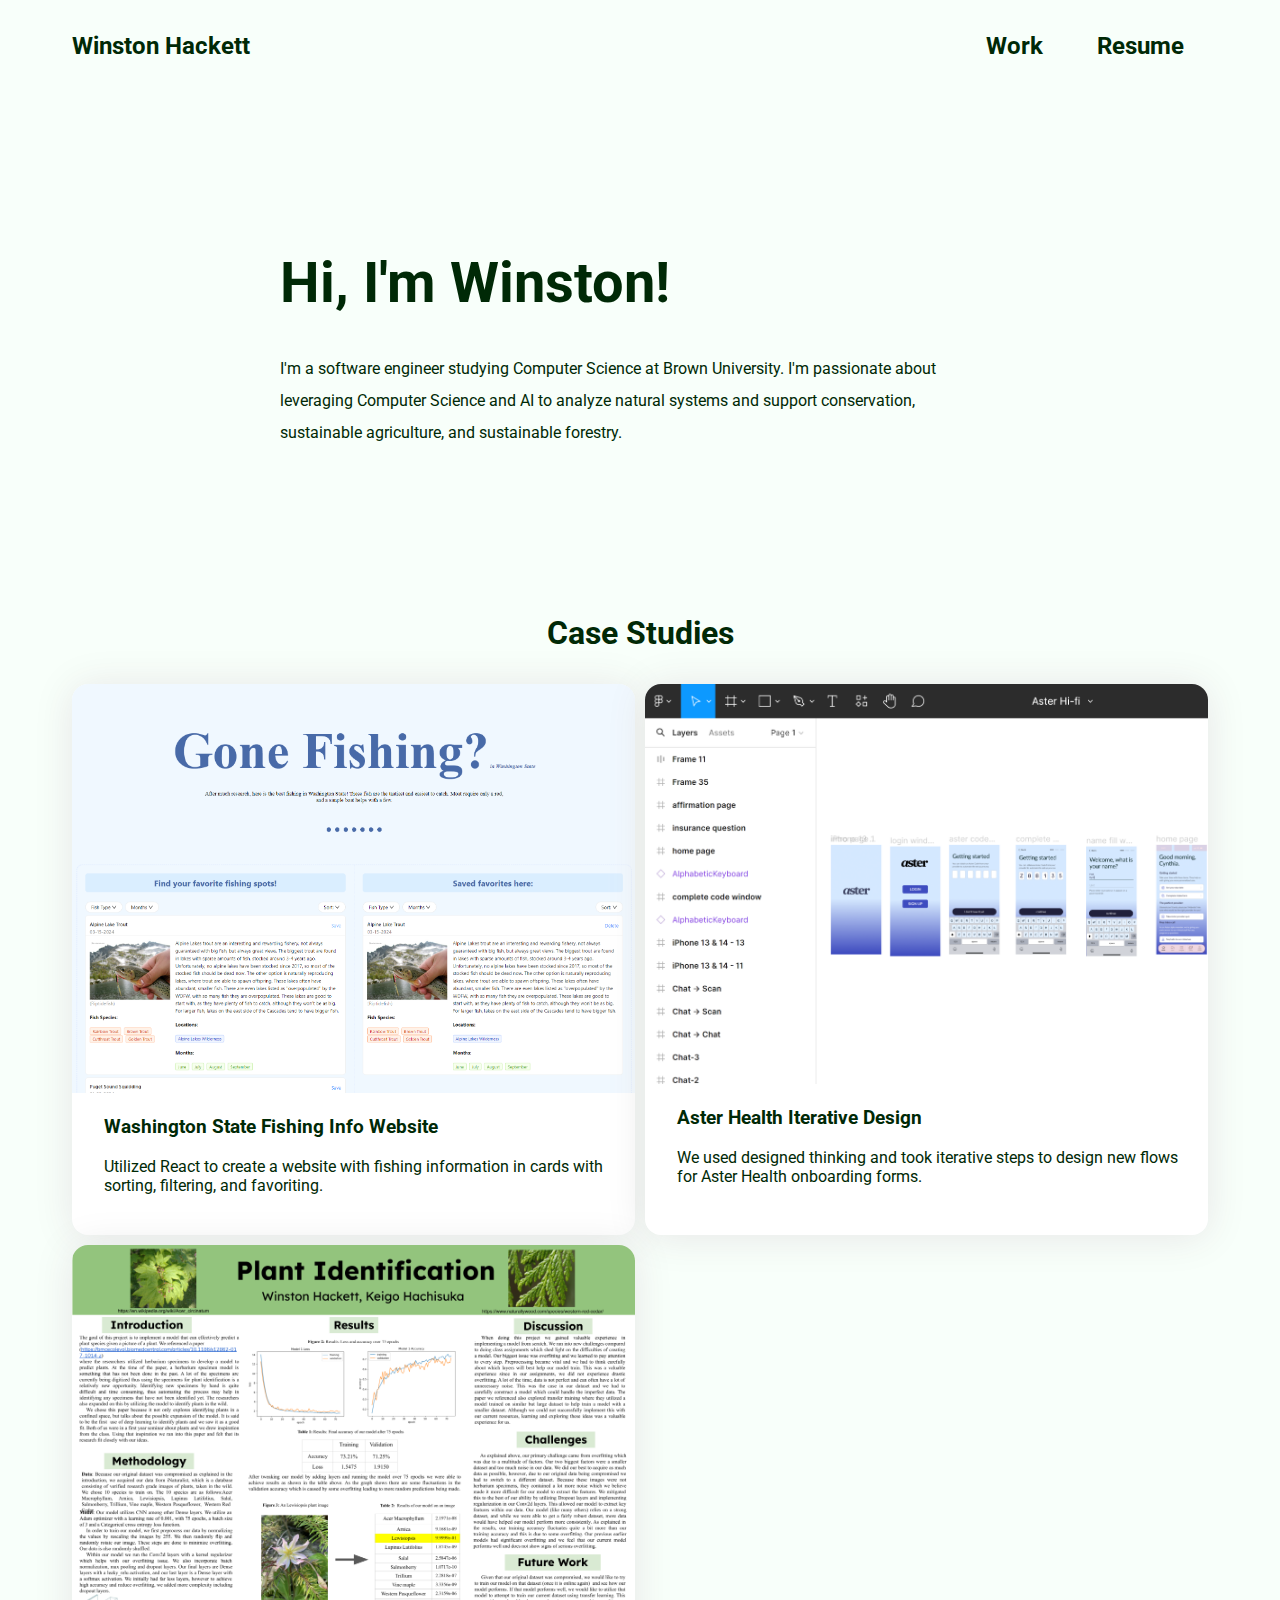
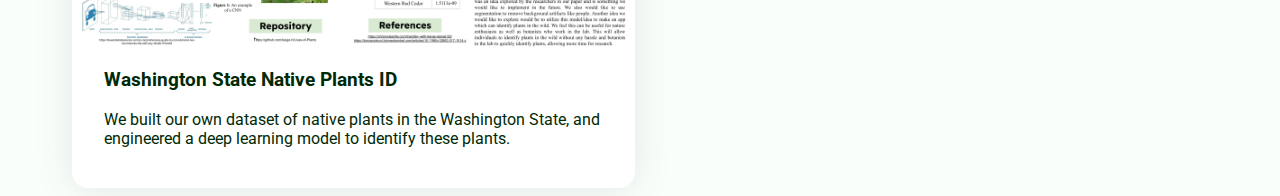
<file: index.html>
<!-- TO RUN IN BROWSER:
    1. Install vscode extension Name: open in `browser open-in-browser` by TechER
    2. Right click html file and either run in default browser or another browser
  -->


<!DOCTYPE html>
<html lang="en">
  <head>
    <meta name="viewport" content="width=device-width, initial-scale=1.0" />
    <title>Winston's Portfolio</title>
    <!-- import CSS styles -->
    <link rel="stylesheet" href="css/styles.css" /> 
    <link rel="preconnect" href="https://fonts.googleapis.com">
    <link rel="preconnect" href="https://fonts.gstatic.com" crossorigin>
    <link href="https://fonts.googleapis.com/css2?family=Roboto:ital,wght@0,100;0,300;0,400;0,500;0,700;0,900;1,100;1,300;1,400;1,500;1,700;1,900&display=swap" rel="stylesheet">
  </head>

  <!-- page content goes into <body> -->
  <body>
    <div class="navbar">
      <a href="index.html">Winston Hackett</a>
      <div class="nav-links">
        <a href="index.html#work">Work</a>
        <a href="docs/resume.pdf">Resume</a>
      </div>
    </div>
    <header>
      <div class="header-text">
        <h1>Hi, I'm Winston!</h1>
        <p>I'm a software engineer studying Computer Science at Brown University. I'm 
          passionate about leveraging Computer Science and AI to analyze natural systems 
          and support conservation, sustainable agriculture, and sustainable forestry.</p>
      </div>
      
    </header>
    <div id="work">
      <h1>Case Studies</h1>
      <div class="studies-container">
        <div class="card">
          <a href="case-studies/fishing.html">
            <img class="study-image" src="assets/fishing-spots.png" alt="fishing case study image">
          </a>
          <div class="card-body">
            <h3>Washington State Fishing Info Website</h3>
            <p>Utilized React to create a website with fishing information in cards with sorting, filtering, and favoriting.</p>
          </div>
        </div>
        <div class="card">
          <a href="case-studies/iterative.html">
            <img class="study-image" src="assets/iterative.png" alt="iterative design case study image">
          </a>
          <div class="card-body">
            <h3>Aster Health Iterative Design</h3>
            <p>We used designed thinking and took iterative steps to design new flows for Aster Health onboarding forms.</p>
          </div>
        </div>
        <div class="card">
          <a href="case-studies/plant-id.html">
            <img class="study-image" src="assets/plant-id.png" alt="plant id case study image">
          </a>
          <div class="card-body">
            <h3>Washington State Native Plants ID</h3>
            <p>We built our own dataset of native plants in the Washington State, and engineered a deep learning model to identify these plants.</p>
          </div>
        </div>
        
      </div>
    </div>
  </body>

</html>
</file>
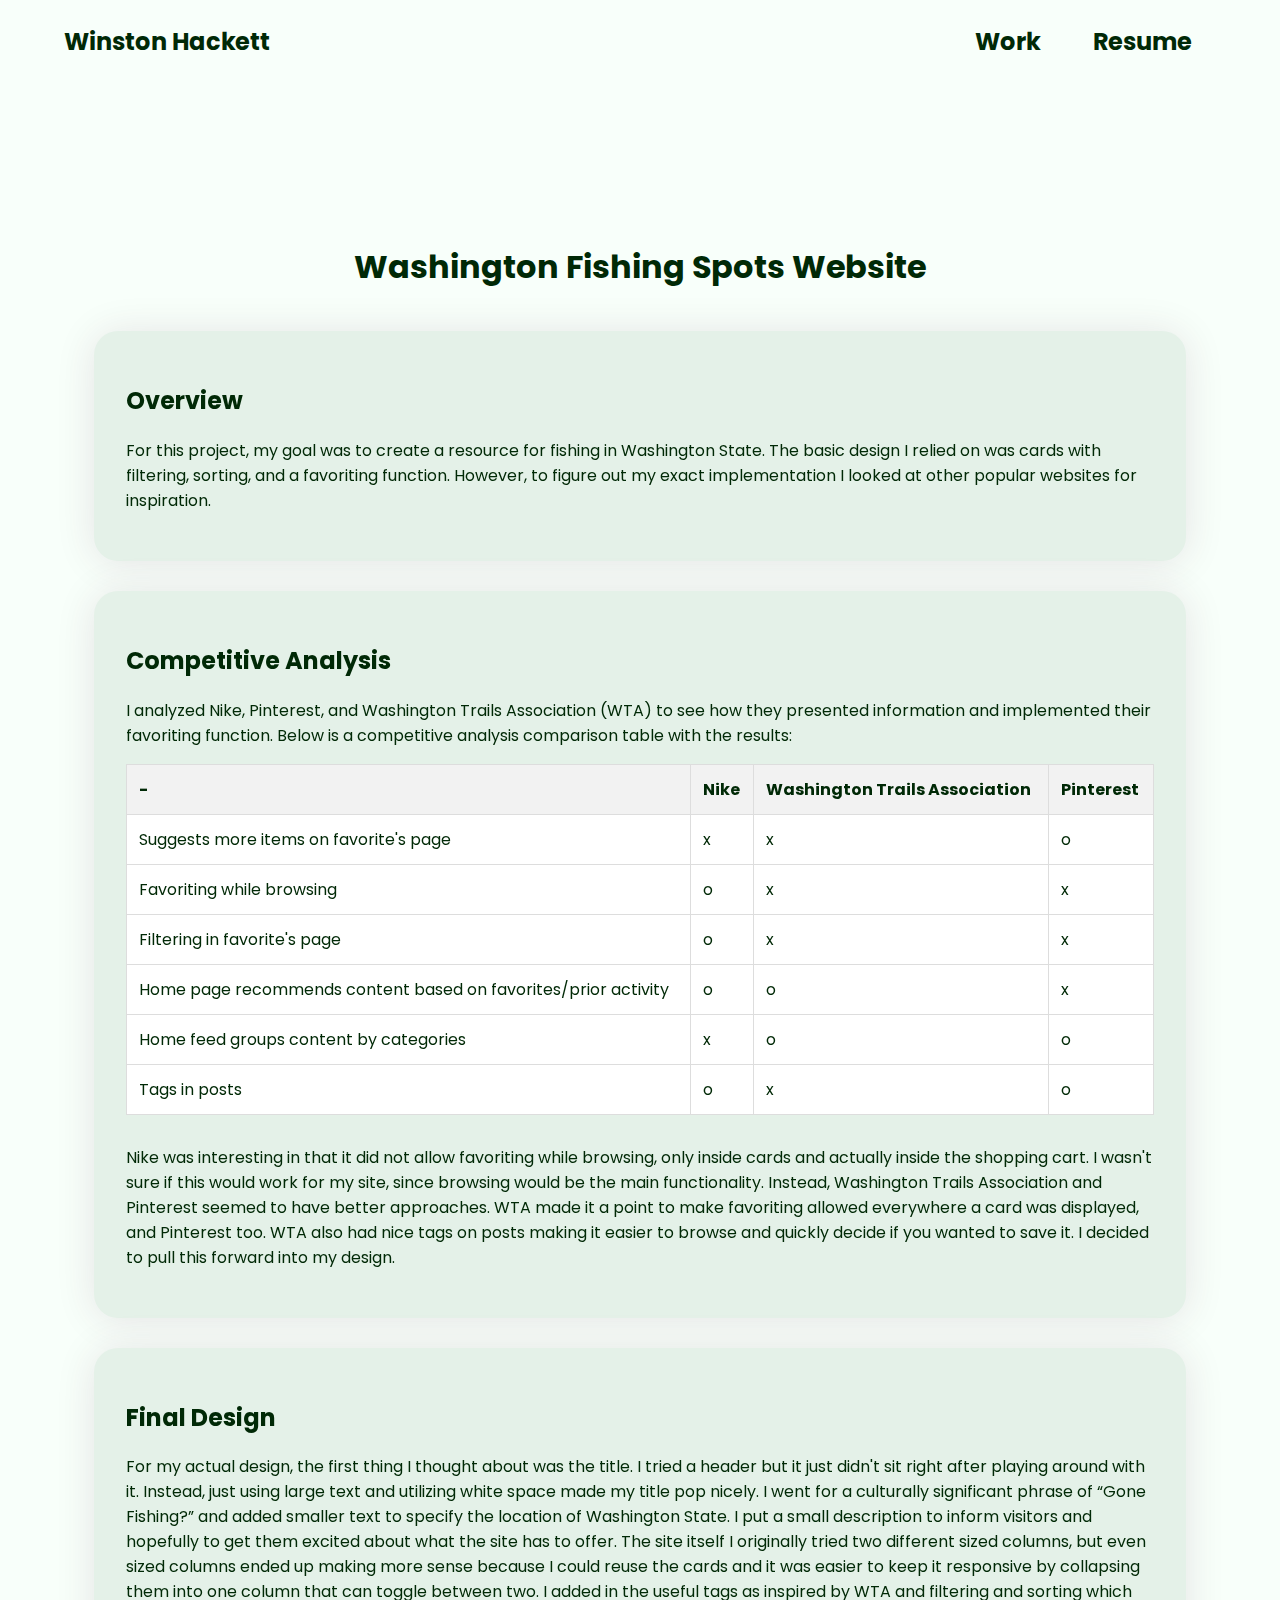
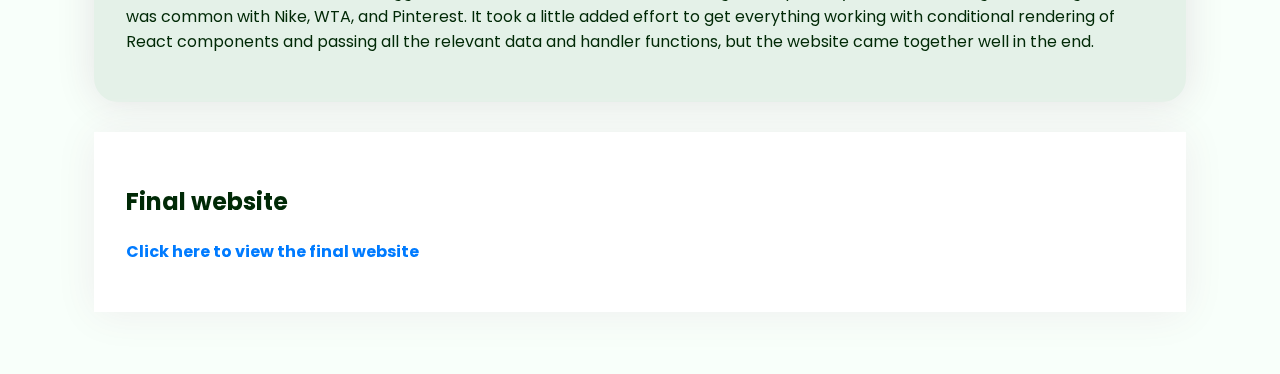
<file: case-studies/fishing.html>
<!DOCTYPE html>
<html lang="en">

<head>
  <meta charset="UTF-8">
  <meta name="viewport" content="width=device-width, initial-scale=1.0">
  <title>Winston's Portfolio</title>

  <link rel="stylesheet" href="../css/case-study-styles.css" />
  <link rel="preconnect" href="https://fonts.googleapis.com">
  <link rel="preconnect" href="https://fonts.gstatic.com" crossorigin>
  <link
    href="https://fonts.googleapis.com/css2?family=PT+Sans:ital,wght@0,400;0,700;1,400;1,700&family=Poppins:ital,wght@0,100;0,200;0,300;0,400;0,500;0,600;0,700;0,800;0,900;1,100;1,200;1,300;1,400;1,500;1,600;1,700;1,800;1,900&display=swap"
    rel="stylesheet">
  <link rel="preconnect" href="https://fonts.googleapis.com">
  <link rel="preconnect" href="https://fonts.gstatic.com" crossorigin>
  <link
    href="https://fonts.googleapis.com/css2?family=Mulish:ital,wght@0,200..1000;1,200..1000&family=PT+Sans:ital,wght@0,400;0,700;1,400;1,700&family=Poppins:ital,wght@0,100;0,200;0,300;0,400;0,500;0,600;0,700;0,800;0,900;1,100;1,200;1,300;1,400;1,500;1,600;1,700;1,800;1,900&display=swap"
    rel="stylesheet">

</head>

</head>

<body>
  <div class="navbar">
    <a href="../index.html">Winston Hackett</a>
    <div class="nav-links">
      <a href="../index.html#work">Work</a>
      <a href="../docs/resume.pdf">Resume</a>
    </div>
  </div>
  <!-- making a wrapper element -->
  <div class="wrapper">
    
    <header>

      <h1> Washington Fishing Spots Website</h1>
      <div class="devlink">
        <!-- <a href="dev-ashy-gamma.vercel.app" class="menu" aria-label="menu button">Vercel Website</a> -->
      </div>

    </header>
    <div class="spacing">
      <div class="sectioncard">
        <h2> Overview </h2>
        <p>
          For this project, my goal was to create a resource for fishing in Washington State. The basic design I relied on was cards with filtering, sorting, and a favoriting function. However, to figure out my exact implementation I looked at other popular websites for inspiration. 
        </p>
      </div>
      <div class="sectioncard">
        <h2> Competitive Analysis </h2>
        <p>
          I analyzed Nike, Pinterest, and Washington Trails Association (WTA) to see how they presented information and implemented their favoriting function. Below is a competitive analysis comparison table with the results:
        </p>
        <table>
          <tr>
            <th>-</th>
            <th>Nike</th>
            <th>Washington Trails Association</th>
            <th>Pinterest</th>
          </tr>
          <tr>
            <td>Suggests more items on favorite's page</td>
            <td>x</td>
            <td>x</td>
            <td>o</td>
          </tr>
          <tr>
            <td>Favoriting while browsing</td>
            <td>o</td>
            <td>x</td>
            <td>x</td>
          </tr>
          <tr>
            <td>Filtering in favorite's page </td>
            <td>o</td>
            <td>x</td>
            <td>x</td>
          </tr>
          <tr>
            <td>Home page recommends content based on favorites/prior activity</td>
            <td>o</td>
            <td>o</td>
            <td>x</td>
          </tr>
          <tr>
            <td>Home feed groups content by categories</td>
            <td>x</td>
            <td>o</td>
            <td>o</td>
          </tr>
          <tr>
            <td>Tags in posts</td>
            <td>o</td>
            <td>x</td>
            <td>o</td>
          </tr>
        </table>
        <p>
          Nike was interesting in that it did not allow favoriting while browsing, only inside cards and actually inside the shopping cart. I wasn't sure if this would work for my site, since browsing would be the main functionality. Instead, Washington Trails Association and Pinterest seemed to have better approaches. WTA made it a point to make favoriting allowed everywhere a card was displayed, and Pinterest too. WTA also had nice tags on posts making it easier to browse and quickly decide if you wanted to save it. I decided to pull this forward into my design.
        </p>
      </div>
  <div class="sectioncard">

    <h2> Final Design</h2>
    <p>For my actual design, the first thing I thought about was the title. I tried a header but it just didn't sit right after playing around with it. Instead, just using large text and utilizing white space made my title pop nicely. I went for a culturally significant phrase of “Gone Fishing?” and added smaller text to specify the location of Washington State. I put a small description to inform visitors and hopefully to get them excited about what the site has to offer. The site itself I originally tried two different sized columns, but even sized columns ended up making more sense because I could reuse the cards and it was easier to keep it responsive by collapsing them into one column that can toggle between two. I added in the useful tags as inspired by WTA and filtering and sorting which was common with Nike, WTA, and Pinterest. It took a little added effort to get everything working with conditional rendering of React components and passing all the relevant data and handler functions, but the website came together well in the end.  </p>
  </div>  
  <div class="figmacard">
    <h2> Final website</h2>
    <p>
      <b>
      <a
        href="https://washington-fishing-spots.vercel.app/">
        Click here to view the final website</a></b>
    </p>

  </div>
  <div class="spacer"></div>
  
  </div>



  <script>
    function toggleCardInfo(card) {
      const additionalInfo = card.querySelector('.additional-info');
      additionalInfo.style.display = (additionalInfo.style.display === 'none') ? 'block' : 'none';
    }</script>












  </div>
</body>

</html>
</file>
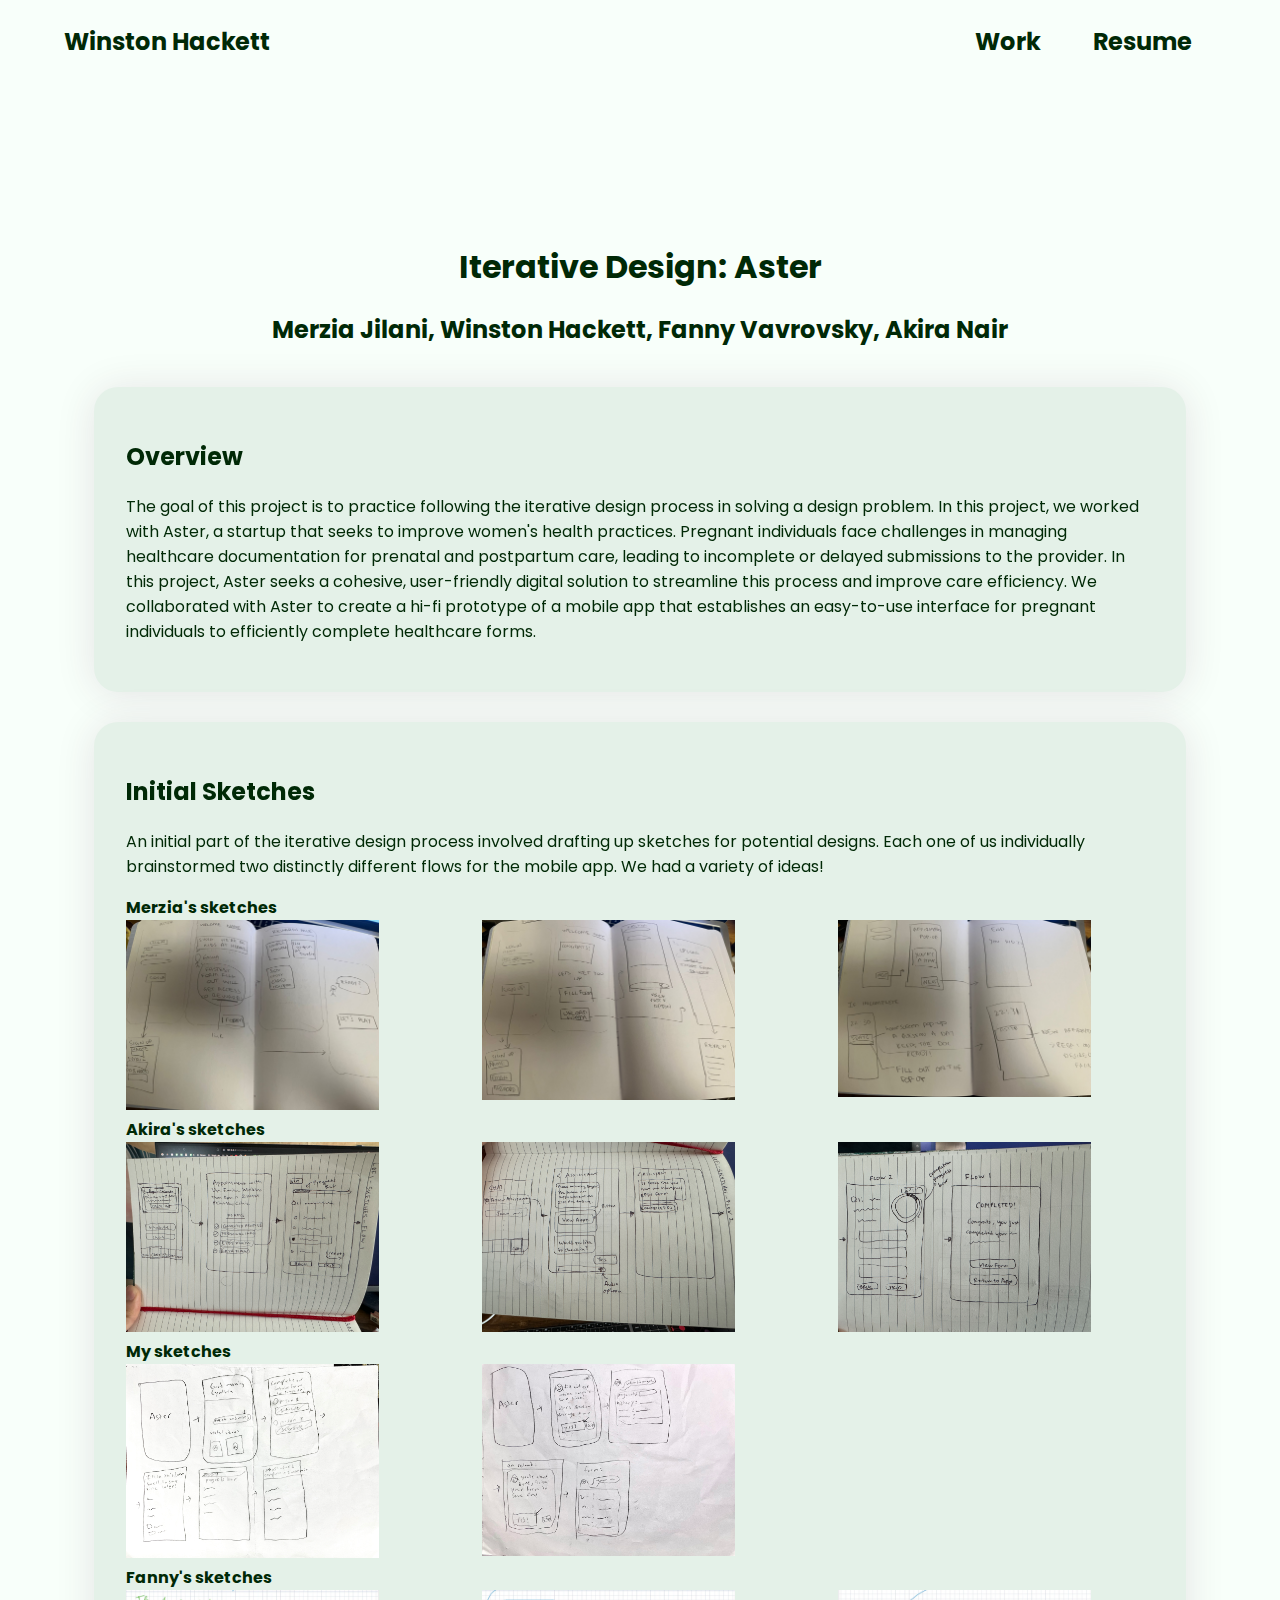
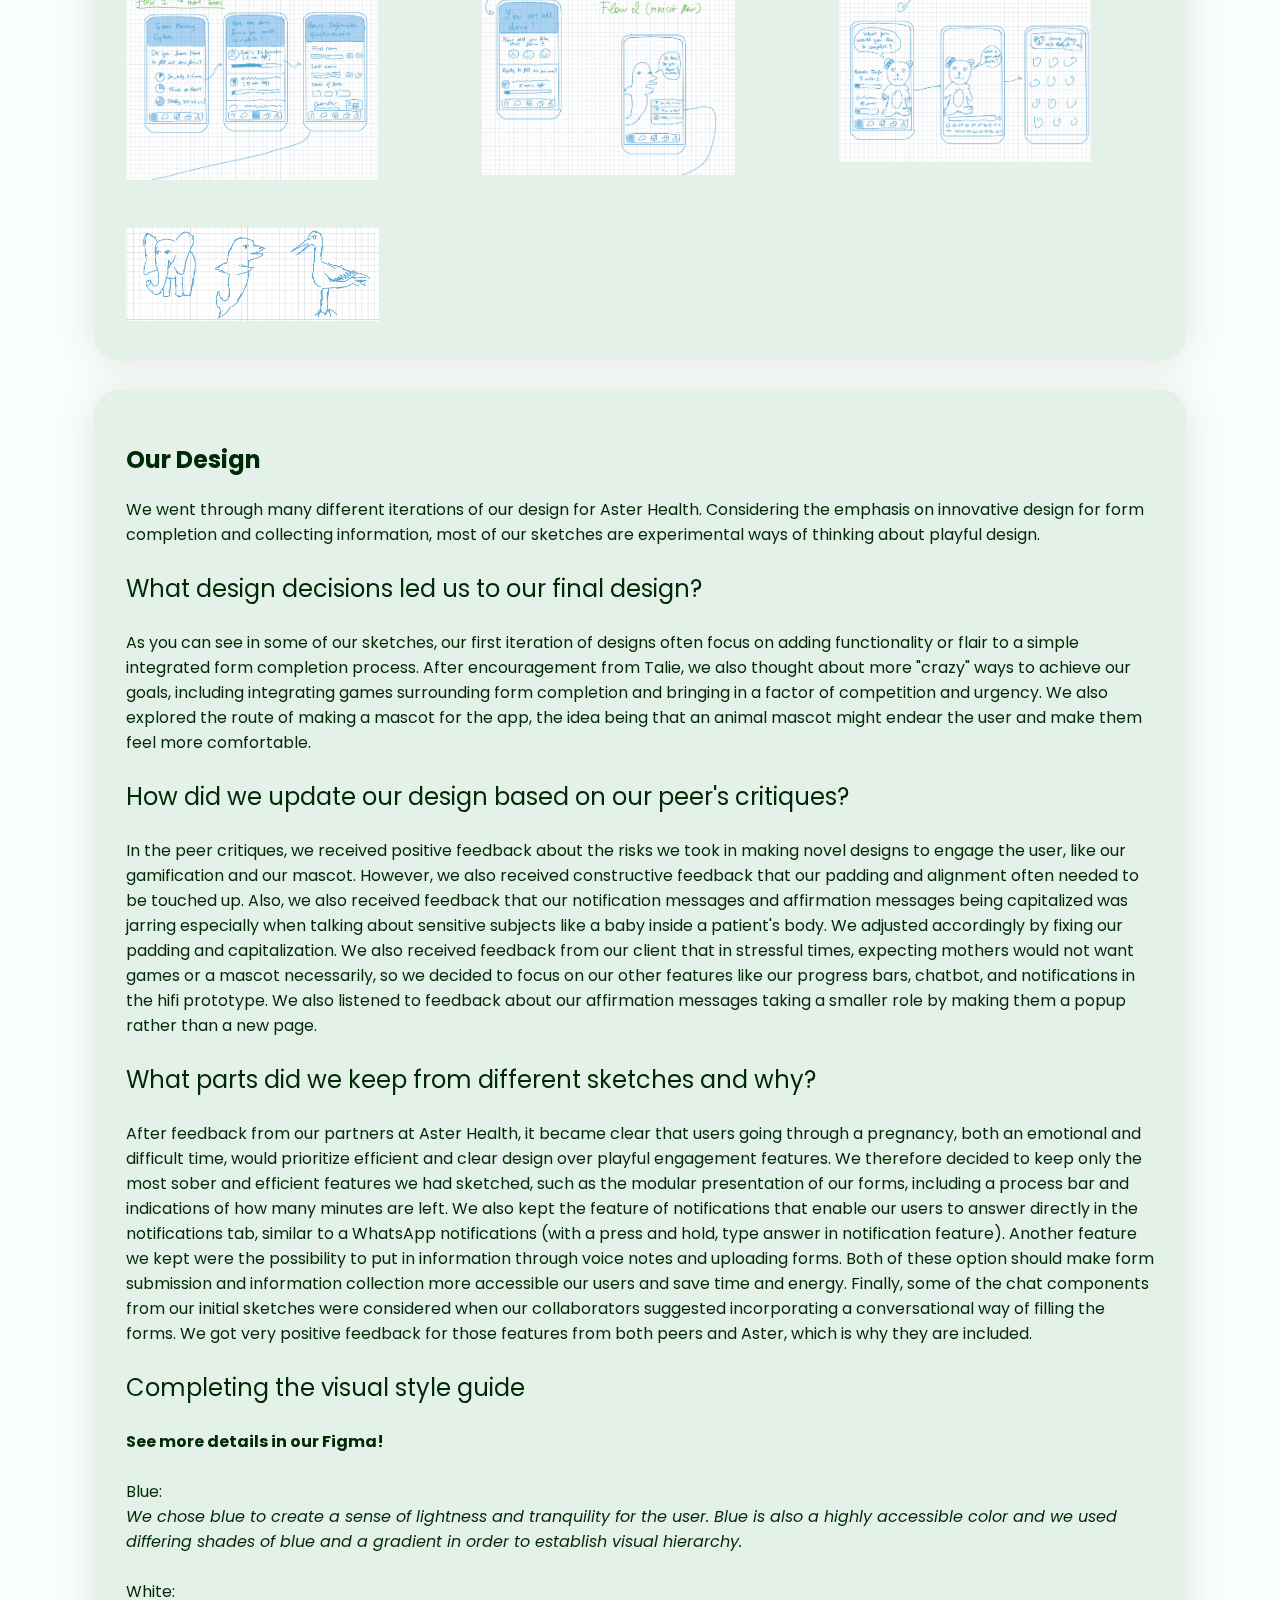
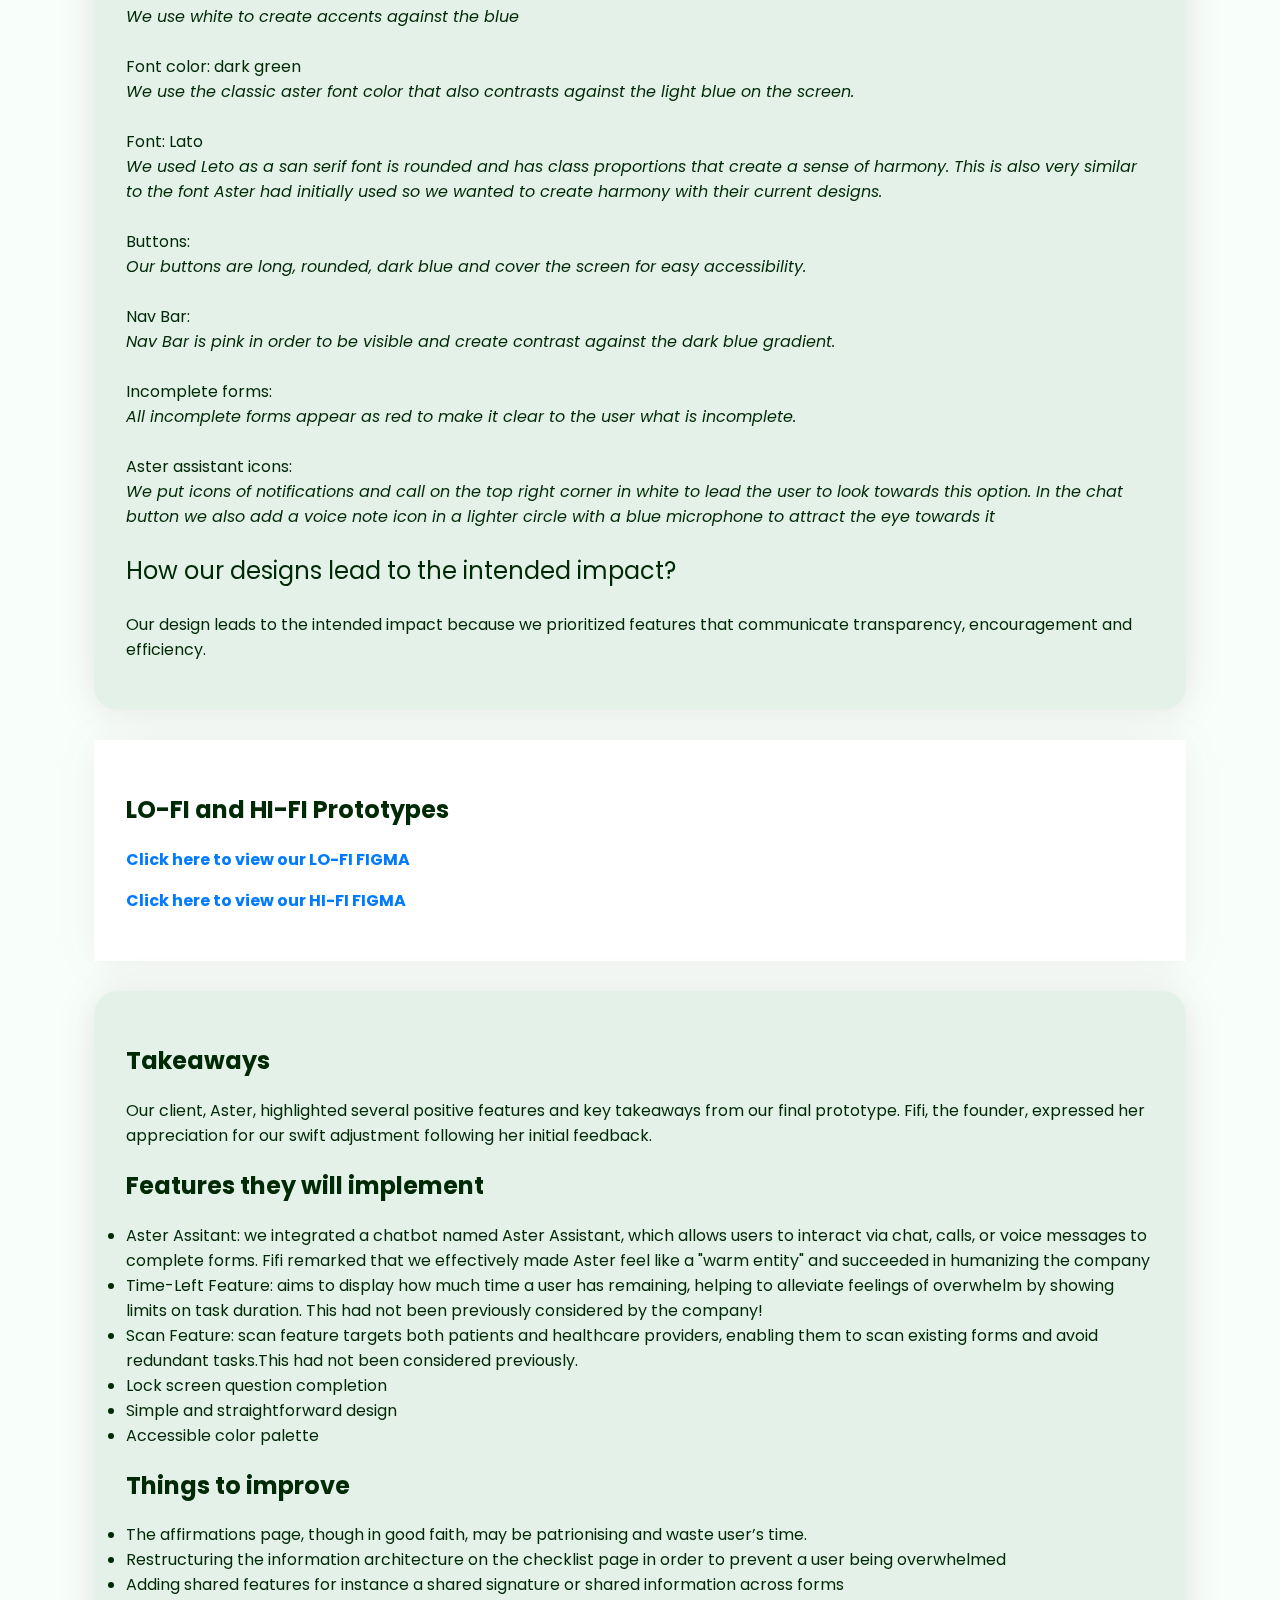
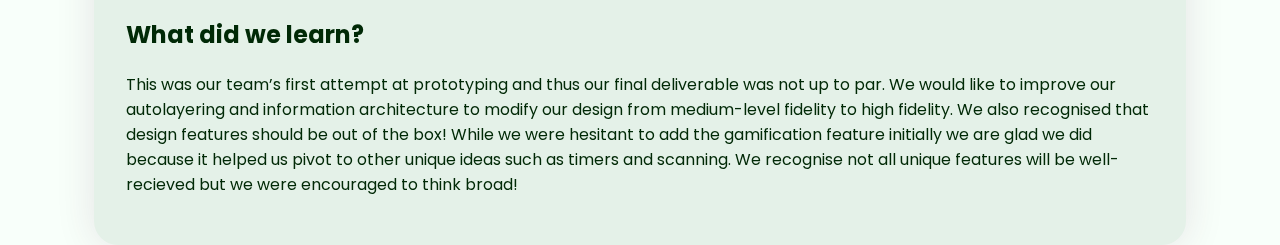
<file: case-studies/iterative.html>
<!DOCTYPE html>
<html lang="en">

<head>
  <meta charset="UTF-8">
  <meta name="viewport" content="width=device-width, initial-scale=1.0">
  <title>Winston's Portfolio</title>

  <link rel="stylesheet" href="../css/case-study-styles.css" />
  <link rel="preconnect" href="https://fonts.googleapis.com">
  <link rel="preconnect" href="https://fonts.gstatic.com" crossorigin>
  <link
    href="https://fonts.googleapis.com/css2?family=PT+Sans:ital,wght@0,400;0,700;1,400;1,700&family=Poppins:ital,wght@0,100;0,200;0,300;0,400;0,500;0,600;0,700;0,800;0,900;1,100;1,200;1,300;1,400;1,500;1,600;1,700;1,800;1,900&display=swap"
    rel="stylesheet">
  <link rel="preconnect" href="https://fonts.googleapis.com">
  <link rel="preconnect" href="https://fonts.gstatic.com" crossorigin>
  <link
    href="https://fonts.googleapis.com/css2?family=Mulish:ital,wght@0,200..1000;1,200..1000&family=PT+Sans:ital,wght@0,400;0,700;1,400;1,700&family=Poppins:ital,wght@0,100;0,200;0,300;0,400;0,500;0,600;0,700;0,800;0,900;1,100;1,200;1,300;1,400;1,500;1,600;1,700;1,800;1,900&display=swap"
    rel="stylesheet">

</head>

</head>

<body>
  <div class="navbar">
    <a href="../index.html">Winston Hackett</a>
    <div class="nav-links">
      <a href="../index.html#work">Work</a>
      <a href="../docs/resume.pdf">Resume</a>
    </div>
  </div>
  <!-- making a wrapper element -->
  <div class="wrapper">
    
    <header>

      <h1> Iterative Design: Aster </h1>
      <h2> Merzia Jilani, Winston Hackett, Fanny Vavrovsky, Akira Nair</h2>
      <div class="devlink">
        <!-- <a href="dev-ashy-gamma.vercel.app" class="menu" aria-label="menu button">Vercel Website</a> -->
      </div>

    </header>
    <div class="spacing">
      <div class="sectioncard">
        <h2> Overview </h2>
        <p>
          The goal of this project is to practice following the iterative design process in solving a design problem. In
          this project,
          we worked with Aster, a startup that seeks to improve women's health practices. Pregnant individuals face
          challenges in managing healthcare documentation for prenatal and postpartum care, leading to incomplete or
          delayed submissions to the provider. In this project, Aster seeks a cohesive, user-friendly digital solution
          to
          streamline this process and improve care efficiency. We collaborated with Aster to create a hi-fi prototype of
          a
          mobile app that establishes an easy-to-use interface for pregnant individuals to efficiently complete
          healthcare
          forms.
        </p>
      </div>
      <div class="sectioncard">
        <h2> Initial Sketches </h2>
        <p>
          An initial part of the iterative design process involved drafting up sketches for potential designs. Each one
          of us individually
          brainstormed two distinctly different flows for the mobile app. We had a variety of ideas!
        </p>
        <b>Merzia's sketches </b> 
        <div class="sketch-container">
          <div class="sketch-item">
            <img src="../assets/mjsketch.jpeg" alt="Merzia sketch 1" />
          </div>
          <div class="sketch-item">
            <img src="../assets/mjsketch2.jpeg" alt="Merzia sketch 2" />
          </div>
          <div class="sketch-item">
            <img src="../assets/mjsketch3.jpeg" alt="Merzia sketch 3" />
          </div>
        </div>
        <b>Akira's sketches </b> <br/>
        <div class="sketch-container">
          <div class="sketch-item">
            <img src="../assets/akira_sketch1.JPG" alt="Akira sketch 1" />
          </div>
          <div class="sketch-item">
            <img src="../assets/akira_sketch2.JPG" alt="Akira sketch 2" />
          </div>
          <div class="sketch-item">
            <img src="../assets/akira_sketch3.JPG" alt="Akira sketch 3" />
          </div>
        </div>
        <b> My sketches </b> <br/>
        <div class="sketch-container">
          <div class="sketch-item">
            <img src="../assets/winston_sketch1.jpg" alt="Winston sketch 1" />
          </div>
          <div class="sketch-item">
            <img src="../assets/winston_sketch2.jpg" alt="Winston sketch 2" />
          </div>
        </div>
        <b>Fanny's sketches </b> <br/>
        <div class="sketch-container">
          <div class="sketch-item">
            <img src="../assets/fanny_sketch1.jpg" alt="Fanny sketch 1" />
          </div>
          <div class="sketch-item">
            <img src="../assets/fanny_sketch2.jpg" alt="Fanny sketch 2" />
          </div>
          <div class="sketch-item">
            <img src="../assets/fanny_sketch3.jpg" alt="Fanny sketch 3" />
          </div>
          <div class="sketch-item">
            <img src="../assets/fanny_sketch_mascot.jpg" alt="Fanny mascot sketch" />
          </div>
        </div>
      </div>
  <div class="sectioncard">

    <h2> Our Design </h2>
    <p>We went through many different iterations of our design for Aster Health. Considering the emphasis on innovative design for form completion and collecting information, most of our sketches are experimental ways of thinking about playful design. </p>
    <p class="question">
      What design decisions led us to our final design?
    </p>
    <p>As you can see in some of our sketches, our first iteration of designs often focus on adding functionality or flair to a simple integrated form completion process. After encouragement from Talie, we also thought about more "crazy" ways to achieve our goals, including integrating games surrounding form completion and bringing in a factor of competition and urgency. We also explored the route of making a mascot for the app, the idea being that an animal mascot might endear the user and make them feel more comfortable.  </p>
    <p class="question">
      How did we update our design based on our peer's critiques?
    </p>
    <p>
      In the peer critiques, we received positive feedback about the risks we took in making novel designs to engage the user, like our gamification and our mascot. However, we also received constructive feedback that our padding and alignment often needed to be touched up. Also, we also received feedback that our notification messages and affirmation messages being capitalized was jarring especially when talking about sensitive subjects like a baby inside a patient's body. We adjusted accordingly by fixing our padding and capitalization. We also received feedback from our client that in stressful times, expecting mothers would not want games or a mascot necessarily, so we decided to focus on our other features like our progress bars, chatbot, and notifications in the hifi prototype. We also listened to feedback about our affirmation messages taking a smaller role by making them a popup rather than a new page.
    </p>
    <p class="question">
      What parts did we keep from different sketches and why?
    </p>
    <p>After feedback from our partners at Aster Health, it became clear that users going through a pregnancy, both an emotional and difficult time, would prioritize efficient and clear design over playful engagement features. We therefore decided to keep only the most sober and efficient features we had sketched, such as the modular presentation of our forms, including a process bar and indications of how many minutes are left. We also kept the feature of notifications that enable our users to answer directly in the notifications tab, similar to a WhatsApp notifications (with a press and hold, type answer in notification feature). Another feature we kept were the possibility to put in information through voice notes and uploading forms. Both of these option should make form submission and information collection more accessible our users and save time and energy. Finally, some of the chat components from our initial sketches were considered when our collaborators suggested incorporating a conversational way of filling the forms. We got very positive feedback for those features from both peers and Aster, which is why they are included. </p>
    <p class="question">
      Completing the visual style guide
    </p>
    <p>
      <b>See more details in our <a
        href="https://www.figma.com/file/wqTcOLbRC1vZabKsnEtSFe/Aster-Hi-fi?type=design&mode=design&t=qC5YflDIi6ehoLjo-1">
        Figma!</a> </b> <br><br>
Blue: <br>
<i>We chose blue to create a sense of lightness and tranquility for the user. Blue is also a highly accessible color and we used differing shades of blue and a gradient in order to establish visual hierarchy. </i>
<br><br>
White: <br>
<i>We use white to create accents against the blue</i>
<br><br>
Font color: dark green <br>
<i>We use the classic aster font color that also contrasts against the light blue on the screen.  </i>
<br><br>
Font: Lato <br>
<i>We used Leto as a san serif font is rounded and has class proportions that create a sense of harmony. This is also very similar to the font Aster had initially used so we wanted to create harmony with their current designs.  </i>
<br><br>
Buttons: <br>
<i>Our buttons are long, rounded, dark blue and cover the screen for easy accessibility. </i>
<br><br>
Nav Bar: <br>
<i>Nav Bar is pink in order to be visible and create contrast against the dark blue gradient.  </i>
<br><br>
Incomplete forms: <br>
<i>All incomplete forms appear as red to make it clear to the user what is incomplete. </i>
<br><br>
Aster assistant icons: <br>
<i>We put icons of notifications and call on the top right corner in white to lead the user to look towards this option. In the chat button we also add a voice note icon in a lighter circle with a blue microphone to attract the eye towards it </i>

    </p>
    <p class="question">
      How our designs lead to the intended impact?
    </p>
    <p>Our design leads to the intended impact because we prioritized features that communicate transparency, encouragement and efficiency. </p>

  </div>

  <div class="figmacard">
    <h2> LO-FI and HI-FI Prototypes</h2>
    <p>
      <b>
      <a
        href="https://www.figma.com/file/oHX0pe4oQQarWlOyyvpd7q/Aster-Wireframe?type=design&mode=design&t=qC5YflDIi6ehoLjo-1">
        Click here to view our LO-FI FIGMA</a></b>
    </p>

    <p>
      <b>
      <a
        href="https://www.figma.com/file/wqTcOLbRC1vZabKsnEtSFe/Aster-Hi-fi?type=design&mode=design&t=qC5YflDIi6ehoLjo-1">
        Click here to view our  HI-FI FIGMA</a></b>
    </p>
  </div>
  <div class="sectioncard">
    <h2> Takeaways </h2>
    <p>
      Our client, Aster, highlighted several positive features and key takeaways from our final prototype. Fifi, the
      founder, expressed her appreciation for our swift adjustment following her initial feedback.

    </p>
    <h2> Features they will implement </h2>
    <p>
      <li> Aster Assitant: we integrated a chatbot named Aster Assistant, which allows users to interact via chat,
        calls, or voice messages to complete forms. Fifi remarked that we effectively made Aster feel like a "warm
        entity" and succeeded in humanizing the company </li>
      <li> Time-Left Feature: aims to display how much time a user has remaining, helping to alleviate feelings of
        overwhelm by showing limits on task duration. This had not been previously considered by the company!</li>
      <li> Scan Feature: scan feature targets both patients and healthcare providers, enabling them to scan existing
        forms and avoid redundant tasks.This had not been considered previously. </li>
      <li>Lock screen question completion </li>
      <li> Simple and straightforward design </li>
      <li> Accessible color palette </li>

    <h2> Things to improve </h2>
    <p>

      <li> The affirmations page, though in good faith, may be patrionising and waste user’s time.</li>
      <li> Restructuring the information architecture on the checklist page in order to prevent a user being overwhelmed
      </li>
      <li> Adding shared features for instance a shared signature or shared information across forms
      </li>
    </p>

    <h2> What did we learn? </h2>

    <p>This was our team’s first attempt at prototyping and thus our final deliverable was not up to par. We would like
      to improve our autolayering and information architecture to modify our design from medium-level fidelity to high
      fidelity.
      We also recognised that design features should be out of the box! While we were hesitant to add the gamification
      feature initially we are glad we did because it helped us pivot to other unique ideas such as timers and scanning.
      We recognise not all unique features will be well-recieved but we were encouraged to think broad!
    </p>


    </p>
  </div>
  </div>



  <script>
    function toggleCardInfo(card) {
      const additionalInfo = card.querySelector('.additional-info');
      additionalInfo.style.display = (additionalInfo.style.display === 'none') ? 'block' : 'none';
    }</script>












  </div>
</body>

</html>
</file>
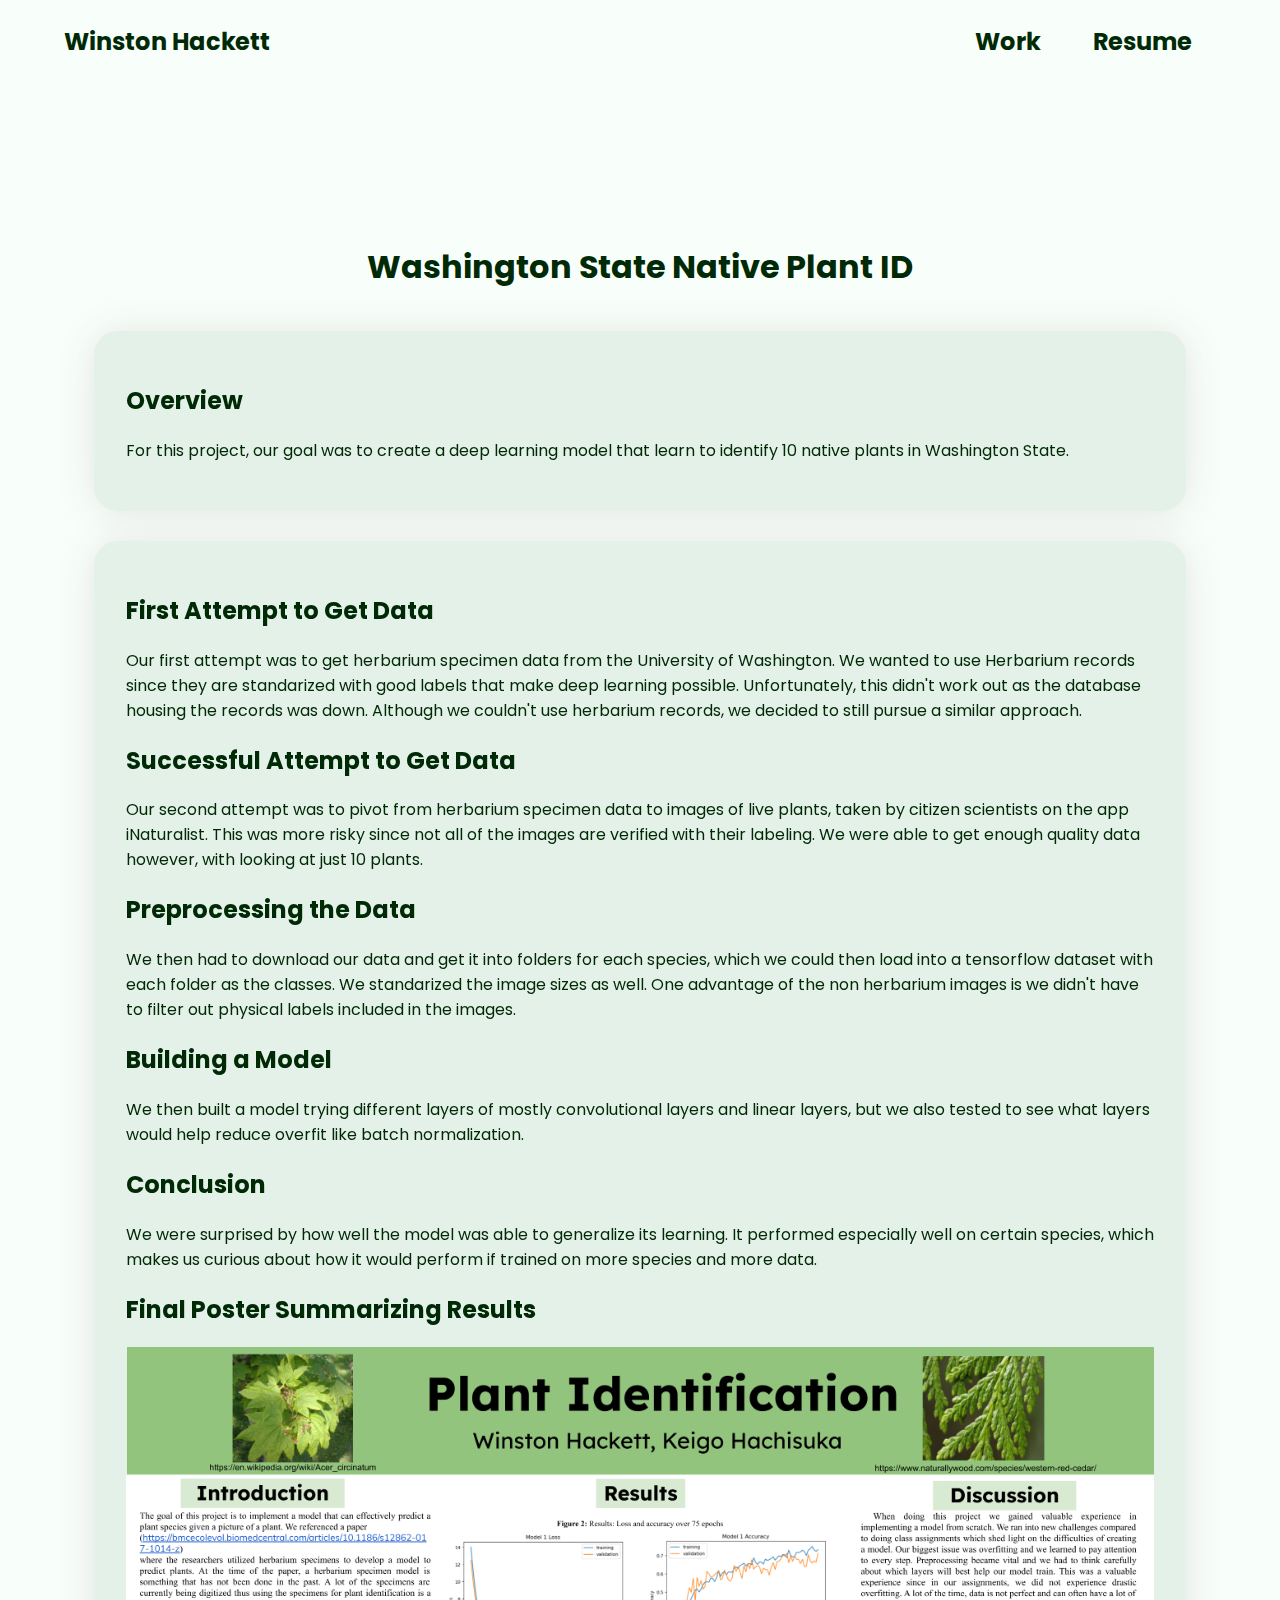
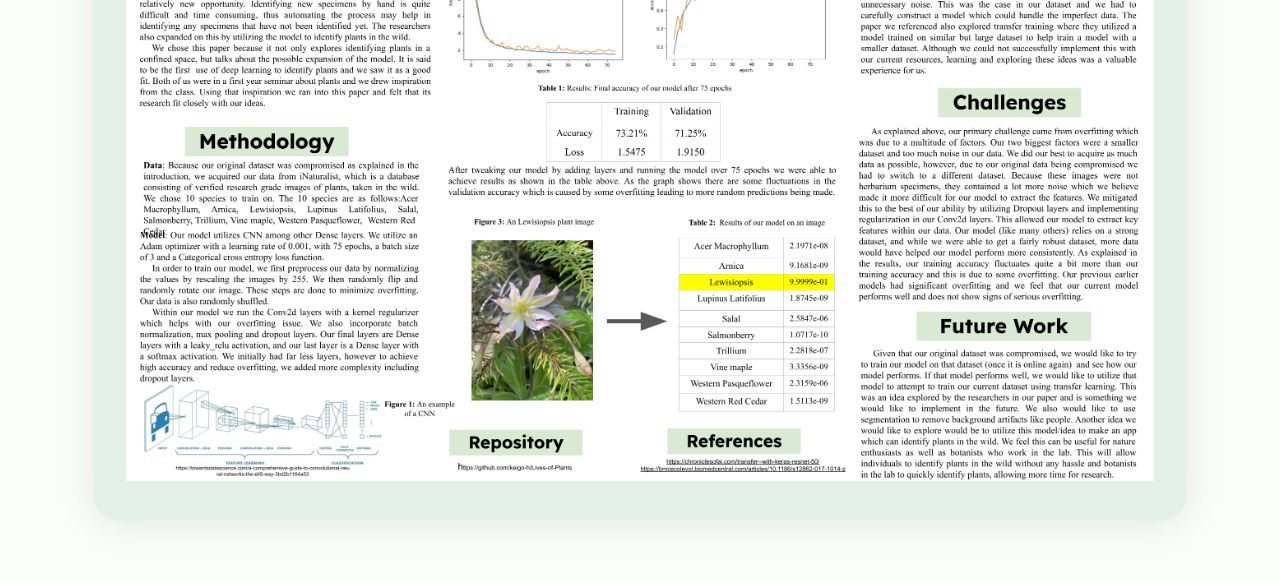
<file: case-studies/plant-id.html>
<!DOCTYPE html>
<html lang="en">

<head>
  <meta charset="UTF-8">
  <meta name="viewport" content="width=device-width, initial-scale=1.0">
  <title>Winston's Portfolio</title>

  <link rel="stylesheet" href="../css/case-study-styles.css" />
  <link rel="preconnect" href="https://fonts.googleapis.com">
  <link rel="preconnect" href="https://fonts.gstatic.com" crossorigin>
  <link
    href="https://fonts.googleapis.com/css2?family=PT+Sans:ital,wght@0,400;0,700;1,400;1,700&family=Poppins:ital,wght@0,100;0,200;0,300;0,400;0,500;0,600;0,700;0,800;0,900;1,100;1,200;1,300;1,400;1,500;1,600;1,700;1,800;1,900&display=swap"
    rel="stylesheet">
  <link rel="preconnect" href="https://fonts.googleapis.com">
  <link rel="preconnect" href="https://fonts.gstatic.com" crossorigin>
  <link
    href="https://fonts.googleapis.com/css2?family=Mulish:ital,wght@0,200..1000;1,200..1000&family=PT+Sans:ital,wght@0,400;0,700;1,400;1,700&family=Poppins:ital,wght@0,100;0,200;0,300;0,400;0,500;0,600;0,700;0,800;0,900;1,100;1,200;1,300;1,400;1,500;1,600;1,700;1,800;1,900&display=swap"
    rel="stylesheet">

</head>

</head>

<body>
  <div class="navbar">
    <a href="../index.html">Winston Hackett</a>
    <div class="nav-links">
      <a href="../index.html#work">Work</a>
      <a href="../docs/resume.pdf">Resume</a>
    </div>
  </div>
  <!-- making a wrapper element -->
  <div class="wrapper">
    
    <header>

      <h1> Washington State Native Plant ID</h1>
      <div class="devlink">
        <!-- <a href="dev-ashy-gamma.vercel.app" class="menu" aria-label="menu button">Vercel Website</a> -->
      </div>

    </header>
    <div class="spacing">
      <div class="sectioncard">
        <h2> Overview </h2>
        <p>
          For this project, our goal was to create a deep learning model that learn to identify 10 native plants in Washington State.
        </p>
      </div>
      <div class="sectioncard">
        <h2> First Attempt to Get Data </h2>
        <p>
          Our first attempt was to get herbarium specimen data from the University of Washington. We wanted to use Herbarium records since they are standarized with good labels that make deep learning possible. Unfortunately, this didn't work out as the database housing the records was down. Although we couldn't use herbarium records, we decided to still pursue a similar approach.
        </p>
        <h2> Successful Attempt to Get Data </h2>
        <p>
          Our second attempt was to pivot from herbarium specimen data to images of live plants, taken by citizen scientists on the app iNaturalist. This was more risky since not all of the images are verified with their labeling. We were able to get enough quality data however, with looking at just 10 plants. 
        </p>
        <h2> Preprocessing the Data</h2>
        <p>
          We then had to download our data and get it into folders for each species, which we could then load into a tensorflow dataset with each folder as the classes. We standarized the image sizes as well. One advantage of the non herbarium images is we didn't have to filter out physical labels included in the images. 
        </p>
        <h2> Building a Model</h2>
        <p>
          We then built a model trying different layers of mostly convolutional layers and linear layers, but we also tested to see what layers would help reduce overfit like batch normalization.
        </p>
        <h2> Conclusion</h2>
        <p>
          We were surprised by how well the model was able to generalize its learning. It performed especially well on certain species, which makes us curious about how it would perform if trained on more species and more data.
        </p>
        <h2> Final Poster Summarizing Results</h2>
        <img class="w-full" src="../assets/plant-id.png" alt="Plant Id Poster">
      </div>
  <div class="spacer"></div>
  
  </div>

  </div>
</body>

</html>
</file>
<file: css/styles.css>
img{
  max-width: 100vw;
}
.website-links {
  display: flex;
  flex-direction: column;
}
table, th, td {
  border: 1px solid black;
  border-collapse: collapse;
}
td {  
  width: 10em;
  padding: 0.5em;
}
body {
  background-color: rgb(248, 255, 250);
  font-family: 'Roboto', sans-serif;
  color: #002906;
  padding: 0rem 5vw;
}
.navbar { /* Dark text color */
  font-weight: bold; /* Bold font weight */
  font-size: 1.5em; /* Font size equal to parent element */
  padding: 1em 0em;
  display: flex;
  flex-direction: row;
  justify-content: space-between;
}
.nav-links > * {
  margin: 1em; /* Adjust the value as needed */
}
a {
  text-decoration: none;
  color: #002906;
}

header {
  padding: 8rem 0;
}
.header-text {
  width: 720px;
  margin-left: auto;
  margin-right: auto;
  h1 {
    font-size: 3.5rem;
  }
  p {
    line-height: 2;
  }
}

#work {
  h1 {
    text-align: center;
    margin-bottom: 1em;
  }
}

.card {
  border: none;
  box-shadow: 0 2px 40px 0 #E6E6E6;
  background-color: #FFFFFF;
  overflow: hidden;
  transition: box-shadow .3s ease-out, transform .3s ease-out, opacity .2s ease-out;
  transform: translateY(0);
  border-radius: 1em;
}

.studies-container {
  display: grid;
  grid-template-columns: 1fr 1fr; /* Two columns of equal width */
  grid-gap: 10px; 
}
.study-image {
  width: 100%;
}
.card-body {
  padding: 0rem 1.5rem 1.5rem 2rem;
}
</file>
<file: css/case-study-styles.css>
body {
  padding: 0rem 5vw;
  font-family: 'Poppins', sans-serif;
  margin: 0;
  background-color: rgb(248, 255, 250);
  color: #002906;
  height: 100vh;
}

.wrapper {
  /* max-width: 1200px; */
  margin: 0 auto;
  margin-top: 10em;
  padding-left: 0;
  padding-right: 0;
}

.devlink {
  margin-bottom: 40px;
}



.container1 {
  display: flex;
  justify-content: space-between;
  column-gap: 20px;
  margin-top: 20px;
}

h1,
h2 {
  color: #002906;
}


header {
  text-align: center;
  margin-top: 3%;
}

/* .container {
  width: 350px;
  height: 350px;
  flex: 1;
  padding: 10px;

}

.container2 {
  width: 700px;
  height: 350px;
  flex: 1;
  align-items: center;
  justify-content: center;
  margin: auto;
}

.container3 {
  width: 700px;
  height: 550px;
  flex: 1;
  align-items: center;
  justify-content: center;
  margin: auto;
} */


.comp-container2 {
  display: flex;
  justify-content: space-between;
  align-items: center;
  column-gap: 20px;
}



.navbar { /* Dark text color */
  font-weight: bold; /* Bold font weight */
  font-size: 1.5em; /* Font size equal to parent element */
  padding: 1em 0em;
  display: flex;
  flex-direction: row;
  justify-content: space-between;
}
.nav-links > * {
  margin: 1em; /* Adjust the value as needed */
}

a {
  text-decoration: none;
  color: #002906;
}

.card {
  background-color: #ffffff00;
  height: 100%;
  width: 100%;
  /* transition: transform 1500ms; */
  transform-style: preserve-3d;
}

.question {
  font-size: 1.5rem;
}

.sketch-container {
  display: grid;
  grid-template-columns: 1fr 1fr 1fr; /* Two equal-width columns */
  grid-gap: 40px; /* Gap between grid items */
}

.sketch-item img {
  width: 80%; /* Make images fill the grid item */
   /* Maintain aspect ratio */
}

.sectioncard {
  box-shadow: 0 2px 40px 0 #e4e4e4;
  background-color: rgb(228, 241, 232);
  padding: 2em;
  margin: 30px;
  height: 100%;
  width: auto;
  /* transition: transform 1500ms; */
  transform-style: preserve-3d;
  border-radius: 1.5em;
}

.figmacard {
  background-color: white;
  padding: 2em;
  margin: 30px;
  height: 100%;
  width: auto;
  box-shadow: 0 2px 40px 0 #eeeeee;
  /* transition: transform 1500ms; */
  transform-style: preserve-3d;
  a {
    color: #007bff;
    text-decoration: none;
  }
  
  a:hover {
    text-decoration: underline;
  }
}

.figmacard h2 {
  color: #002906;
}

.front,
.back {
  height: 100%;
  width: 100%;
  border-radius: 2rem;
  box-shadow: 0 0 5px 2px;
  position: absolute;
  backface-visibility: hidden;


}



.front {
  background: rgb(231, 245, 255);
}

.back {
  background-color: white;
  transform: rotateY(180deg);
  margin: auto;
  padding: 5px;
}



/* .container:hover>.card {
  cursor: pointer;
  transform: rotateY(180deg);
}

.container2:hover>.card {
  cursor: pointer;
  transform: rotateY(180deg);
}

.container3:hover>.card {
  cursor: pointer;
  transform: rotateY(180deg);
} */



.additional-info.show {
  display: block !important;
}

.additional-info {
  display: none;
}



.card h2 {
  color: #007bff;
  margin-bottom: 20px;
}

.card p {
  color: gray;
  line-height: 1.8;
}




.cardimage {
  width: 50px;
  height: 50px;
}

.card-content2 {
  width: 50px;
  height: 100px;
}

.sketch {
  max-width: auto;
  height: auto;
  display: block;
  border-radius: 12px;
  box-shadow: 0 4px 6px rgba(0, 0, 0, 0.1);
}


ul {
  padding: 0;
}
.spacer {
  height: 2em;
}

.w-full {
  width:100%;
}
table {
  width: 100%;
  background: white;
  border-collapse: collapse;
  margin-bottom: 30px;
}

th,
td {
  border: 1px solid #ddd;
  padding: 12px;
  text-align: left;
}

th {
  background-color: #f2f2f2;
}


@media (min-width: 768px) {
  .card2 {
    text-align: center;
  }
}
</file>
